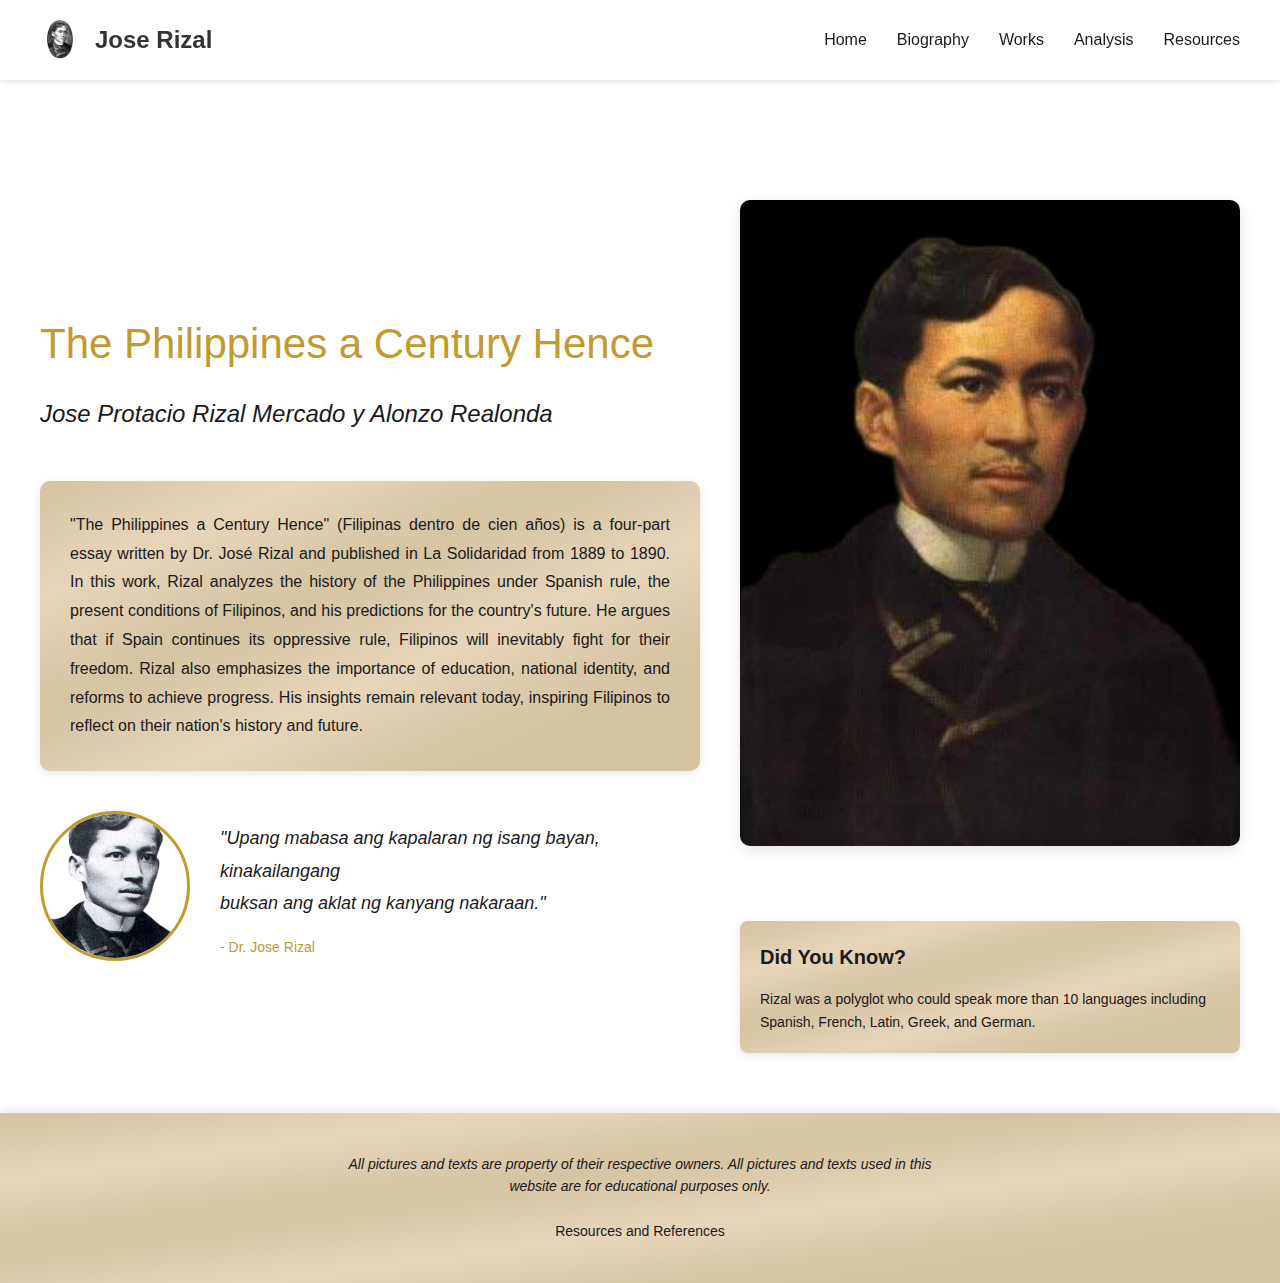
<file: index.html>
<!DOCTYPE html>
<html lang="en">
<head>
    <meta charset="UTF-8">
    <meta name="viewport" content="width=device-width, initial-scale=1.0">
    <title>Home - José Rizal</title>
    <link rel="stylesheet" href="css/home.css">
</head>
<body>
<header>
    <div class="logo-title-container">
        <img src="image/rizal.png" alt="Jose Rizal Logo" class="logo">
        <div class="title">Jose Rizal</div>
    </div>
    <nav>
        <ul>
            <li><a href="#">Home</a></li>
            <li><a href="Biography.html">Biography</a></li>
            <li><a href="Works.html">Works</a></li>
            <li><a href="Analysis.html">Analysis</a></li>
            <li><a href="Resources.html">Resources</a></li>
        </ul>
    </nav>
</header>
<div class="content">
    <div class="text">
        <p id="animated-text">The Philippines a Century Hence</p>
        <p>Jose Protacio Rizal Mercado y Alonzo Realonda</p>
        <div class="additional-info">
            "The Philippines a Century Hence" (Filipinas dentro de cien años) is a four-part essay written by Dr. José Rizal and published in La Solidaridad from 1889 to 1890. In this work, Rizal analyzes the history of the Philippines under Spanish rule, the present conditions of Filipinos, and his predictions for the country's future. He argues that if Spain continues its oppressive rule, Filipinos will inevitably fight for their freedom. Rizal also emphasizes the importance of education, national identity, and reforms to achieve progress. His insights remain relevant today, inspiring Filipinos to reflect on their nation's history and future.
        </div>
        <!-- Add the new quote section -->
        <div class="quote-section">
            <div class="quote-image">
                <img src="image/jose.png" alt="Jose Rizal Portrait">
            </div>
            <div class="quote-text">
                "Upang mabasa ang kapalaran
                ng isang bayan, kinakailangang<br>
                buksan ang aklat ng kanyang nakaraan."
                <span class="quote-author">- Dr. Jose Rizal</span>
            </div>
        </div>
    </div>
    <div class="image">
        <img id="image" src="image/Ri.jpg" alt="Image">
    </div>
</div>
<!-- Did You Know Section -->
<section class="did-you-know-container">
    <h2>Did You Know?</h2>
    <div class="fact-box">
        <p>Rizal was a polyglot who could speak more than 10 languages including Spanish, French, Latin, Greek, and German.</p>
    </div>
</section>
        <script src="script/home.js"></script>

        <!-- Add this before closing body tag -->
<footer class="footer">
    <div class="footer-content">
        <p class="footer-text">
            All pictures and texts are property of their respective owners. All pictures and texts used in this website are for educational purposes only.
        </p>
        <p class="footer-link">
            <a href="Resources.html">Resources and References</a>
        </p>
    </div>
</footer>

</body>
</html>
</file>
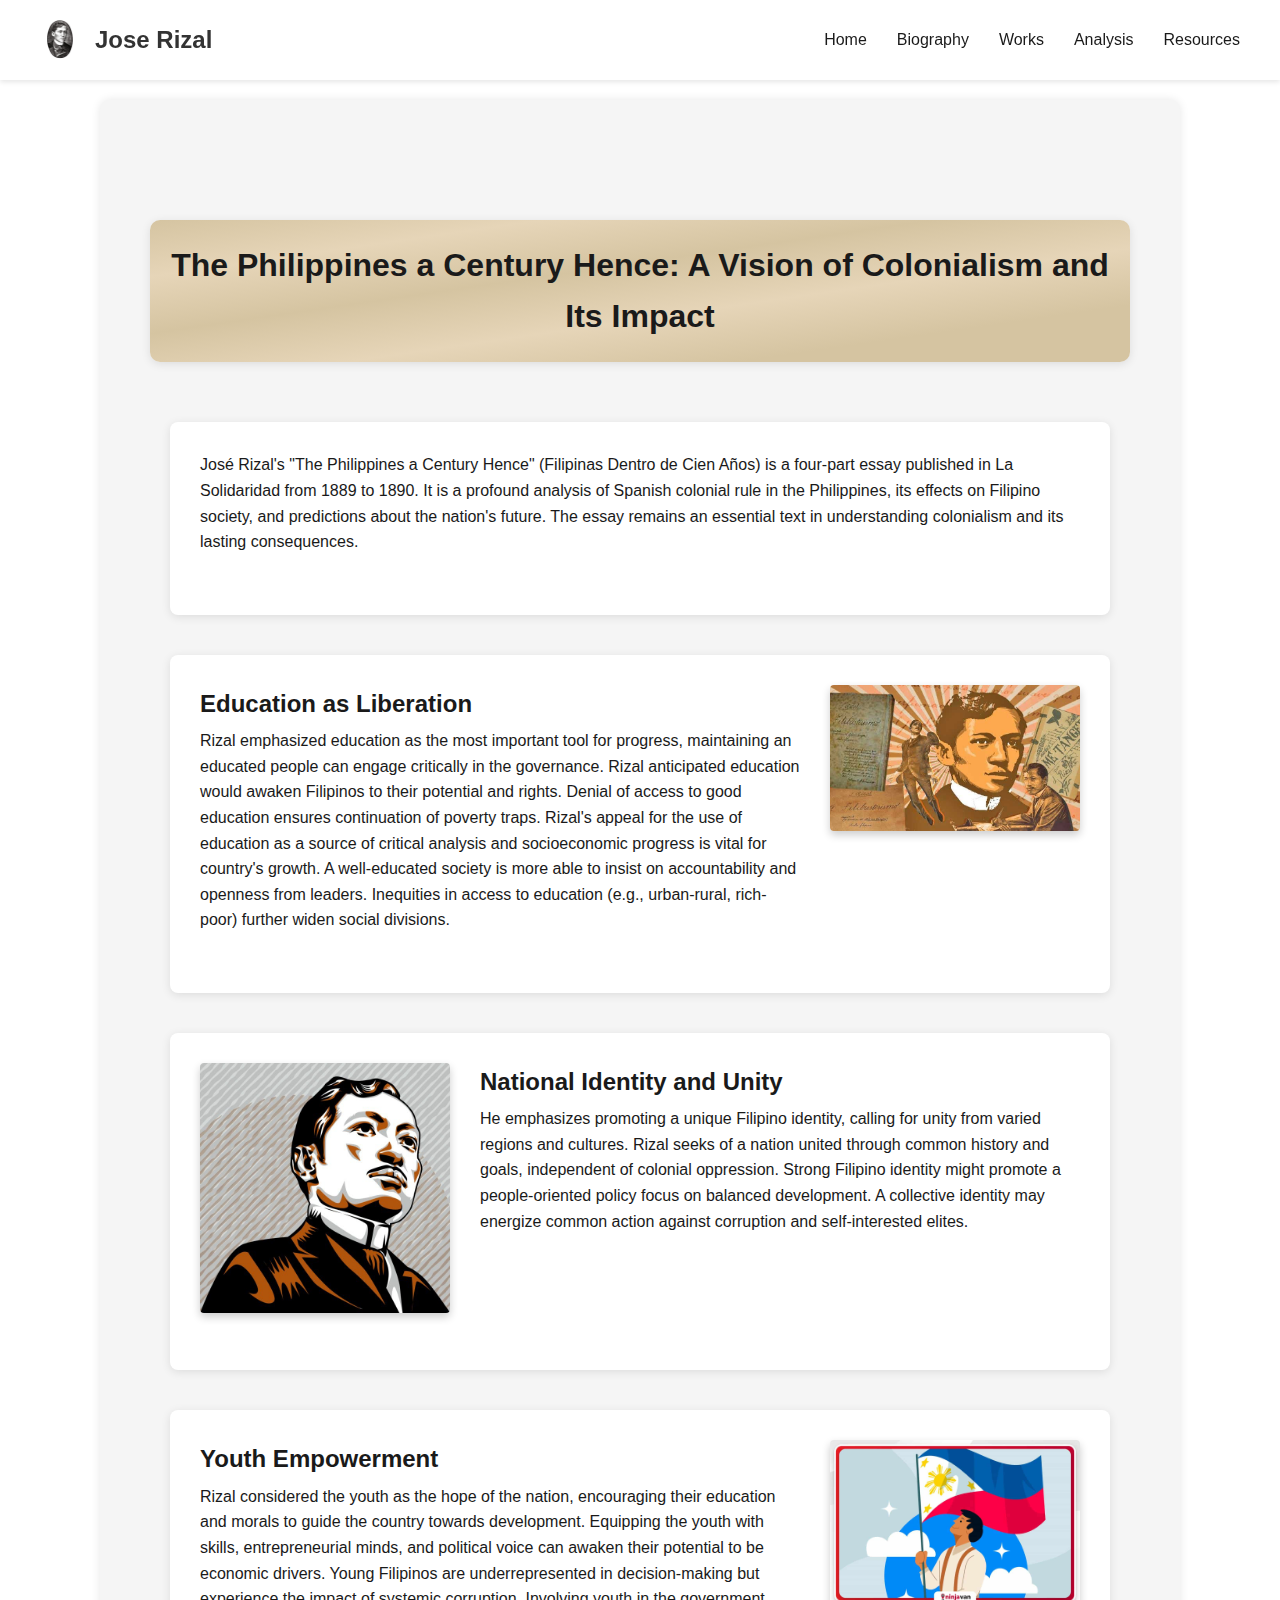
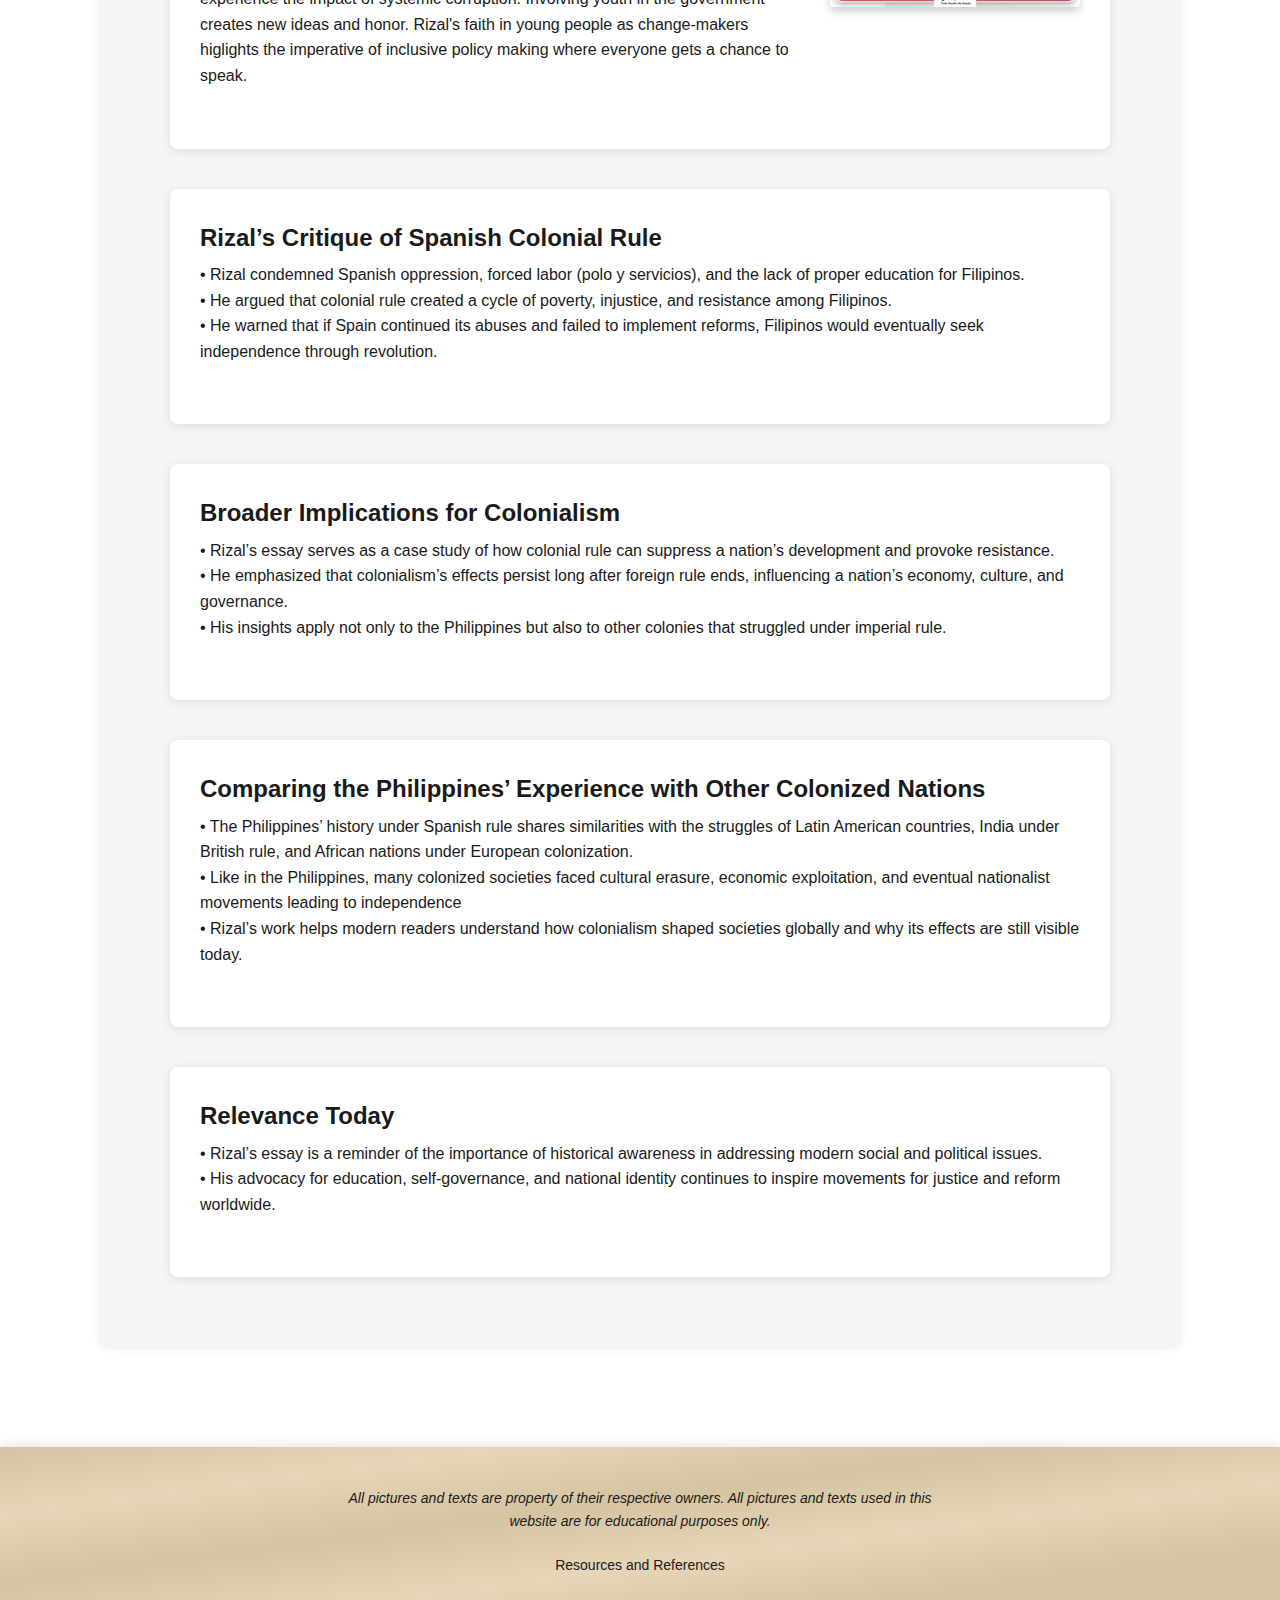
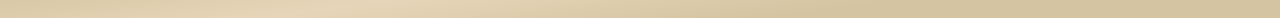
<file: Analysis.html>
<!DOCTYPE html>
<html lang="en">
<head>
    <meta charset="UTF-8">
    <meta name="viewport" content="width=device-width, initial-scale=1.0">
    <title>Works - José Rizal</title>
    <link rel="stylesheet" href="css/Biography.css">
    <link rel="stylesheet" href="css/Works.css">
</head>
<body>
    <header>
        <div class="logo-title-container">
            <img src="image/rizal.png" alt="Jose Rizal Logo" class="logo">
            <div class="title">Jose Rizal</div>
        </div>
        <nav>
            <ul>
                <li><a href="index.html" class="nav-link">Home</a></li>
                <li><a href="Biography.html" class="nav-link">Biography</a></li>
                <li><a href="Works.html" class="nav-link">Works</a></li>
                <li><a href="#" class="nav-link">Analysis</a></li>
                <li><a href="Resources.html" class="nav-link">Resources</a></li>
            </ul>
        </nav>
    </header>

    <div class="content works-content">
        <h1>The Philippines a Century Hence: A Vision of Colonialism and Its Impact</h1>
        <div class="book-container">
            <div class="book-details-box">
                <div class="book-right">
                    <div class="book-description">
                        José Rizal's "The Philippines a Century Hence" (Filipinas Dentro de Cien Años) is a four-part essay 
                        published in La Solidaridad from 1889 to 1890. It is a profound analysis of Spanish colonial rule in 
                        the Philippines, its effects on Filipino society, and predictions about the nation's future. The essay 
                        remains an essential text in understanding colonialism and its lasting consequences.
                    </div>
                </div>
            </div>
        </div>
        <div class="book-container">
            <div class="book-details-box">
                <div class="book-right">
                    <h2>Education as Liberation</h2>
                    <div class="book-description">
                        Rizal emphasized education as the most important tool for progress, maintaining an educated people can engage 
                        critically in the governance. Rizal anticipated education would awaken Filipinos to their potential and rights.
                        Denial of access to good education ensures continuation of poverty traps. Rizal's appeal for the use of education 
                        as a source of critical analysis and socioeconomic progress is vital for country's growth.
                        A well-educated society is more able to insist on accountability and openness from leaders. 
                        Inequities in access to education (e.g., urban-rural, rich-poor) further widen social 
                        divisions.
                    </div>
                </div>
                <div class="book-left">
                    <div class="book-cover">
                        <img src="image/The-Life-and-Works-of-Rizal-GE9-H.jpg" alt="Book Cover">
                    </div>
                </div>
            </div>
        </div>
        <div class="book-container">
            <div class="book-details-box">
                <div class="book-left">
                    <div class="book-cover">
                        <img src="image/1_zc3QddcVUkxj0EJillL-Qw.jpg" alt="Book Cover">
                    </div>
                </div>
                <div class="book-right">
                    <h2>National Identity and Unity</h2>
                    <div class="book-description">
                        He emphasizes promoting a unique Filipino identity, calling for unity from varied regions and cultures. 
                        Rizal seeks of a nation united through common history and goals, independent of colonial oppression.
                        Strong Filipino identity might promote a people-oriented policy focus on 
                        balanced development. A collective identity may energize common action against corruption and 
                        self-interested elites.
                    </div>
                </div>
            </div>
        </div>
        <div class="book-container">
            <div class="book-details-box">
                <div class="book-right">
                    <h2>Youth Empowerment</h2>
                    <div class="book-description">
                        Rizal considered the youth as the hope of the nation, encouraging their education and morals to guide the 
                        country towards development. Equipping the youth with skills, 
                        entrepreneurial minds, and political voice can awaken their potential to be economic drivers. 
                        Young Filipinos are underrepresented in decision-making but experience the impact of systemic corruption. 
                        Involving youth in the government creates new ideas and 
                        honor. Rizal's faith in young 
                        people as change-makers higlights the imperative of inclusive policy making where everyone gets a chance 
                        to speak.
                    </div>
                </div>
                <div class="book-left">
                    <div class="book-cover">
                        <img src="image/filipino-heroes-entrepreneurs.jpg" alt="Book Cover">
                    </div>
                </div>
            </div>
        </div>
        <div class="book-container">
            <div class="book-details-box">
                <div class="book-right">
                    <h2>Rizal’s Critique of Spanish Colonial Rule</h2>
                    <div class="book-description">
                        <ul>• Rizal condemned Spanish oppression, forced labor (polo y servicios), and the lack of proper education for Filipinos.</ul>
                        <ul>• He argued that colonial rule created a cycle of poverty, injustice, and resistance among Filipinos.</ul>
                        <ul>• He warned that if Spain continued its abuses and failed to implement reforms, Filipinos would eventually seek independence through revolution.</ul>
                    </div>
                </div>
            </div>
        </div>
        <div class="book-container">
            <div class="book-details-box">
                <div class="book-right">
                    <h2>Broader Implications for Colonialism</h2>
                    <div class="book-description">
                        <ul>• Rizal’s essay serves as a case study of how colonial rule can suppress a nation’s development and provoke resistance.</ul>
                        <ul>• He emphasized that colonialism’s effects persist long after foreign rule ends, influencing a nation’s economy, culture, and governance.</ul>
                        <ul>• His insights apply not only to the Philippines but also to other colonies that struggled under imperial rule.</ul>
                    </div>
                </div>
            </div>
        </div>
        <div class="book-container">
            <div class="book-details-box">
                <div class="book-right">
                    <h2>Comparing the Philippines’ Experience with Other Colonized Nations</h2>
                    <div class="book-description">
                        <ul>• The Philippines’ history under Spanish rule shares similarities with the struggles of Latin American countries, India under British rule, and African nations under European colonization.</ul>
                        <ul>• Like in the Philippines, many colonized societies faced cultural erasure, economic exploitation, and eventual nationalist movements leading to independence</ul>
                        <ul>• Rizal’s work helps modern readers understand how colonialism shaped societies globally and why its effects are still visible today.</ul>
                    </div>
                </div>
            </div>
        </div>
        <div class="book-container">
            <div class="book-details-box">
                <div class="book-right">
                    <h2>Relevance Today</h2>
                    <div class="book-description">
                        <ul>• Rizal’s essay is a reminder of the importance of historical awareness in addressing modern social and political issues.</ul>
                        <ul>• His advocacy for education, self-governance, and national identity continues to inspire movements for justice and reform worldwide.</ul>
                    </div>
                </div>
            </div>
        </div>
    </div>

    <footer class="footer">
        <div class="footer-content">
            <p class="footer-text">
                All pictures and texts are property of their respective owners. All pictures and texts used in this website are for educational purposes only.
            </p>
            <p class="footer-link">
                <a href="Resources.html">Resources and References</a>
            </p>
        </div>
    </footer>

    <script src="script/works.js"></script>
</body>
</html>
</file>
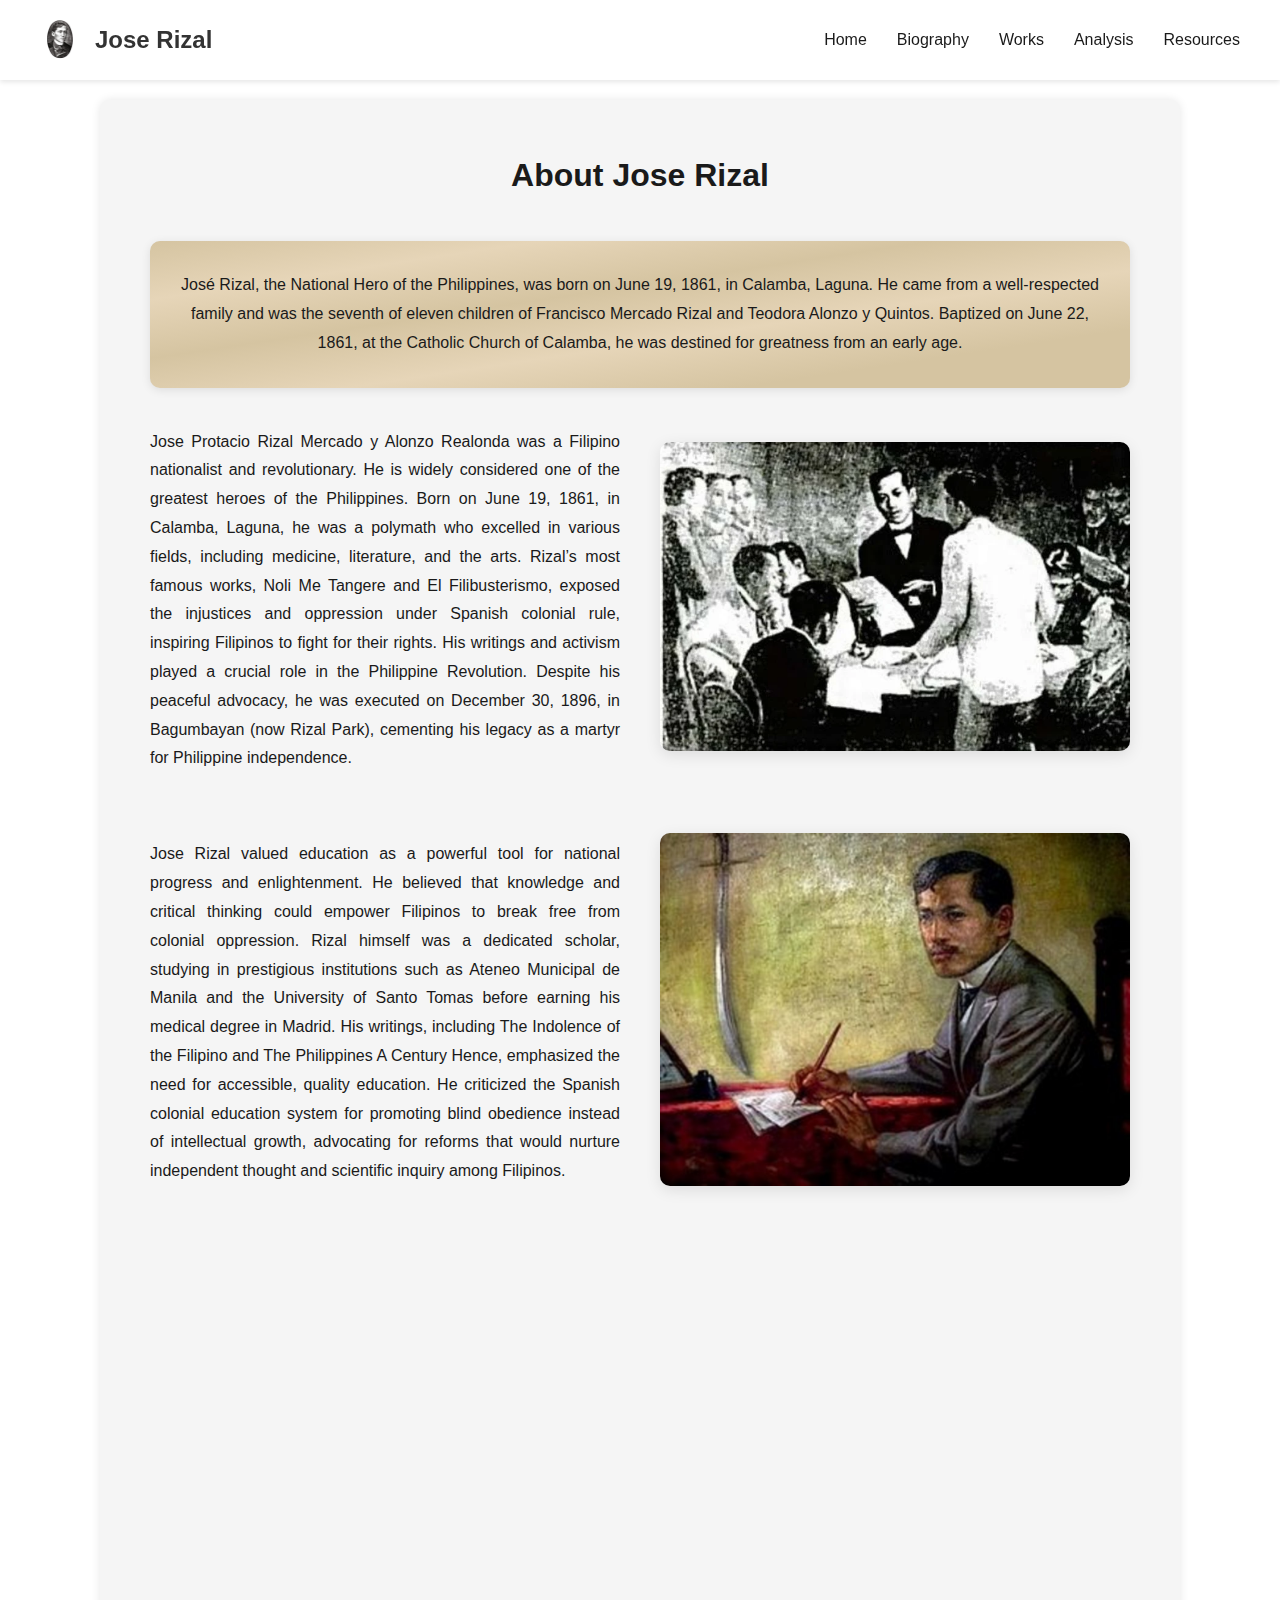
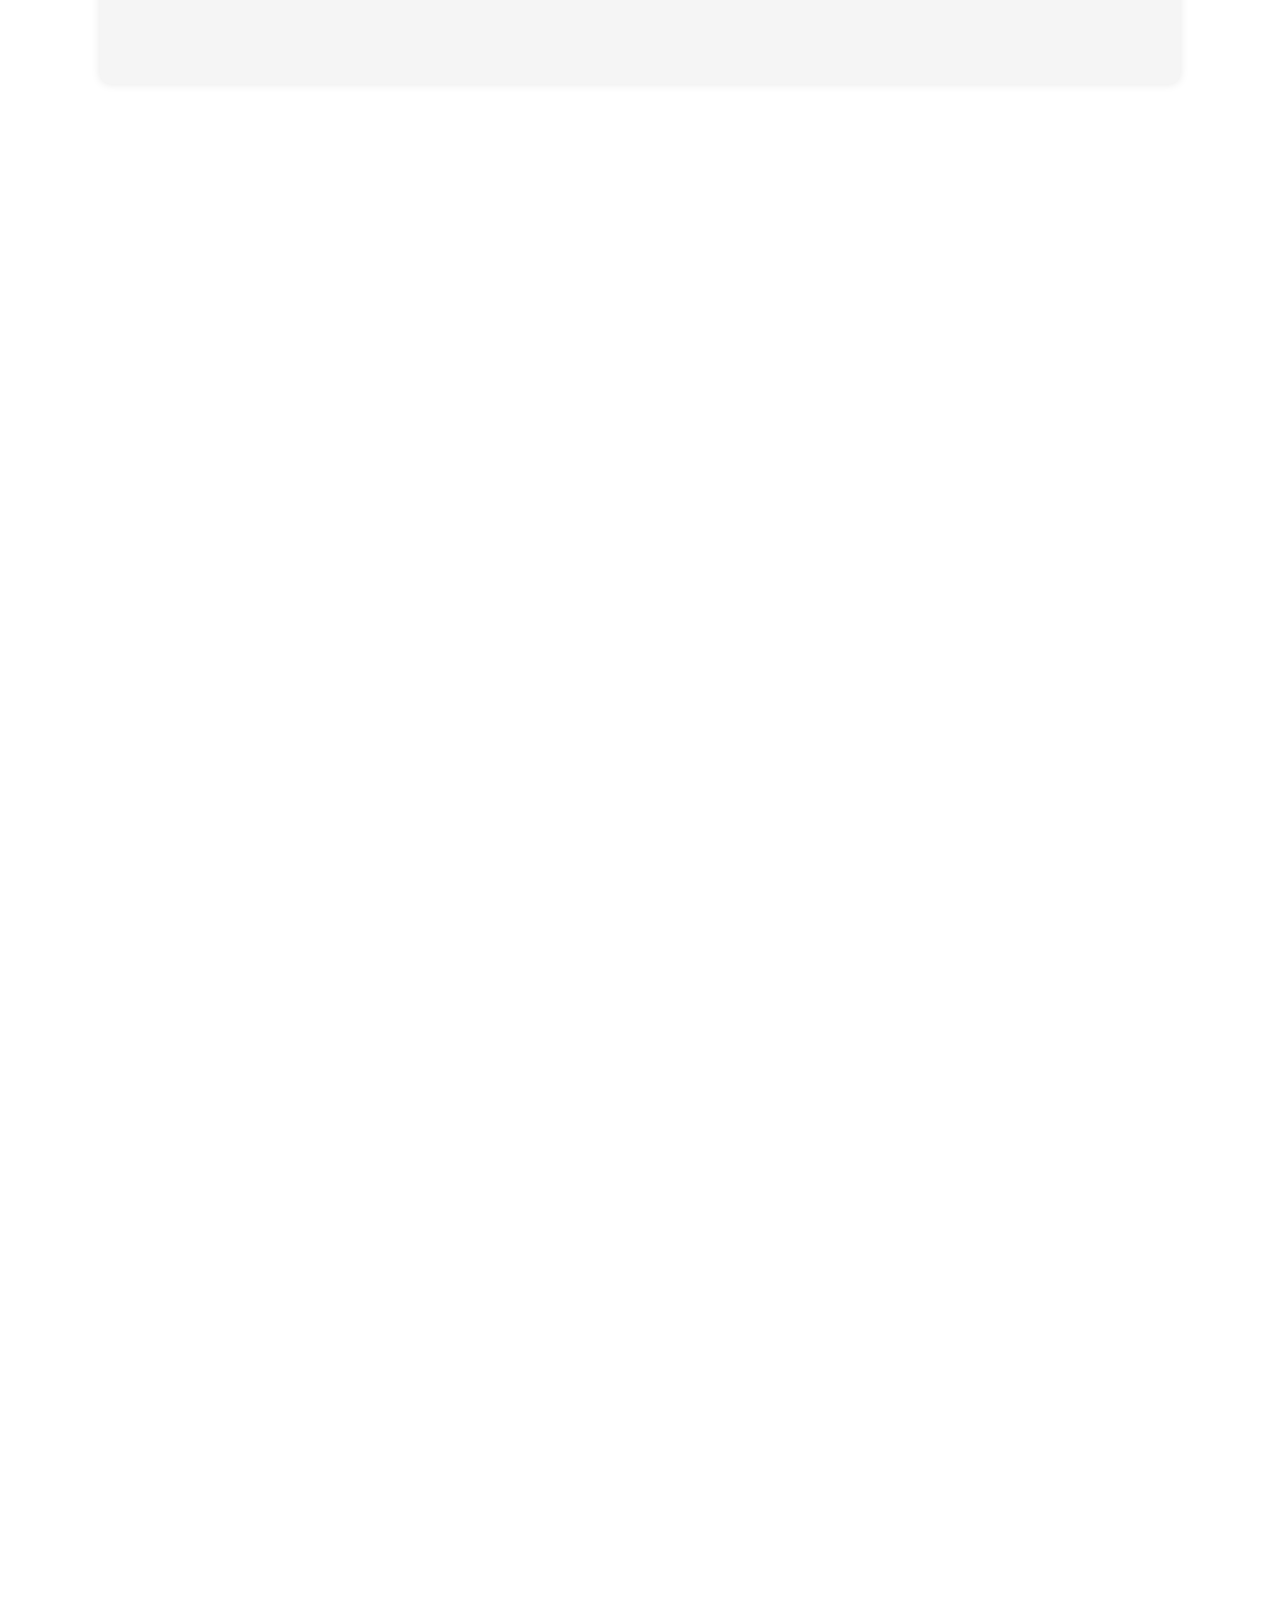
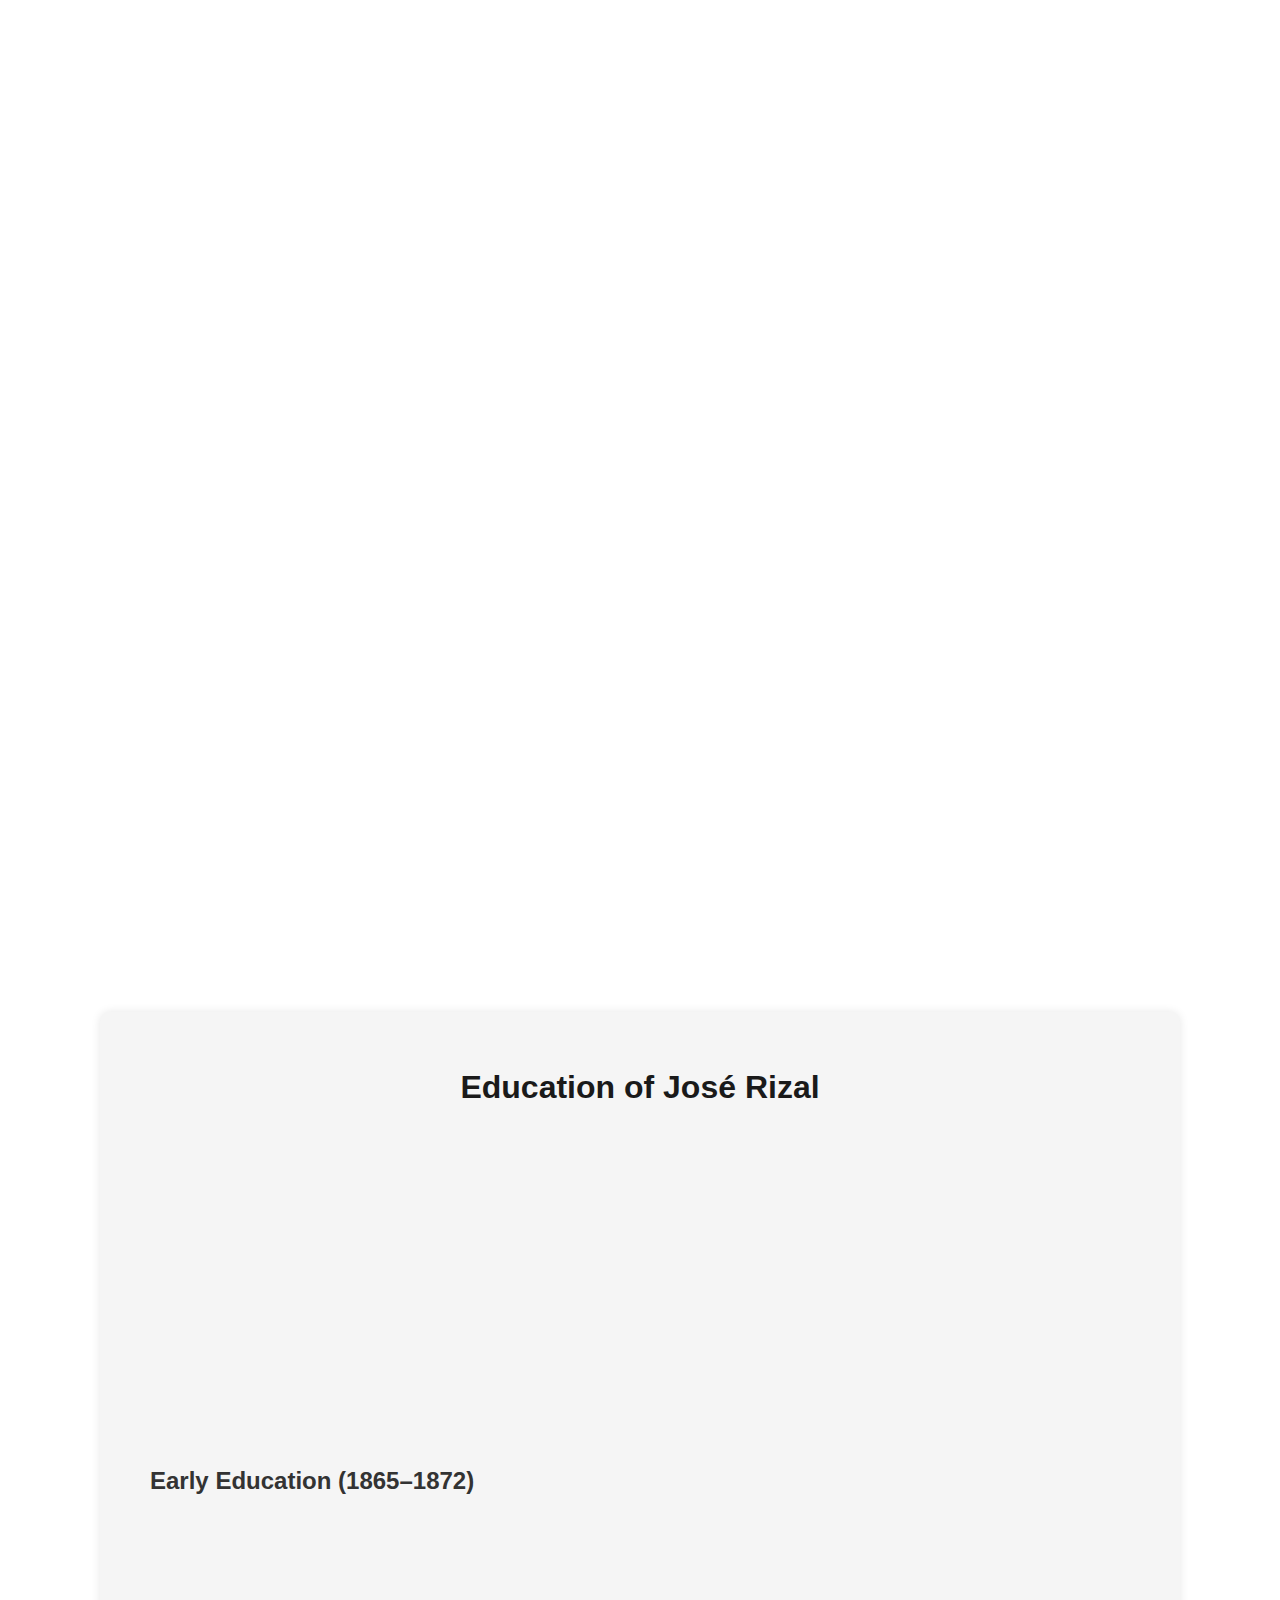
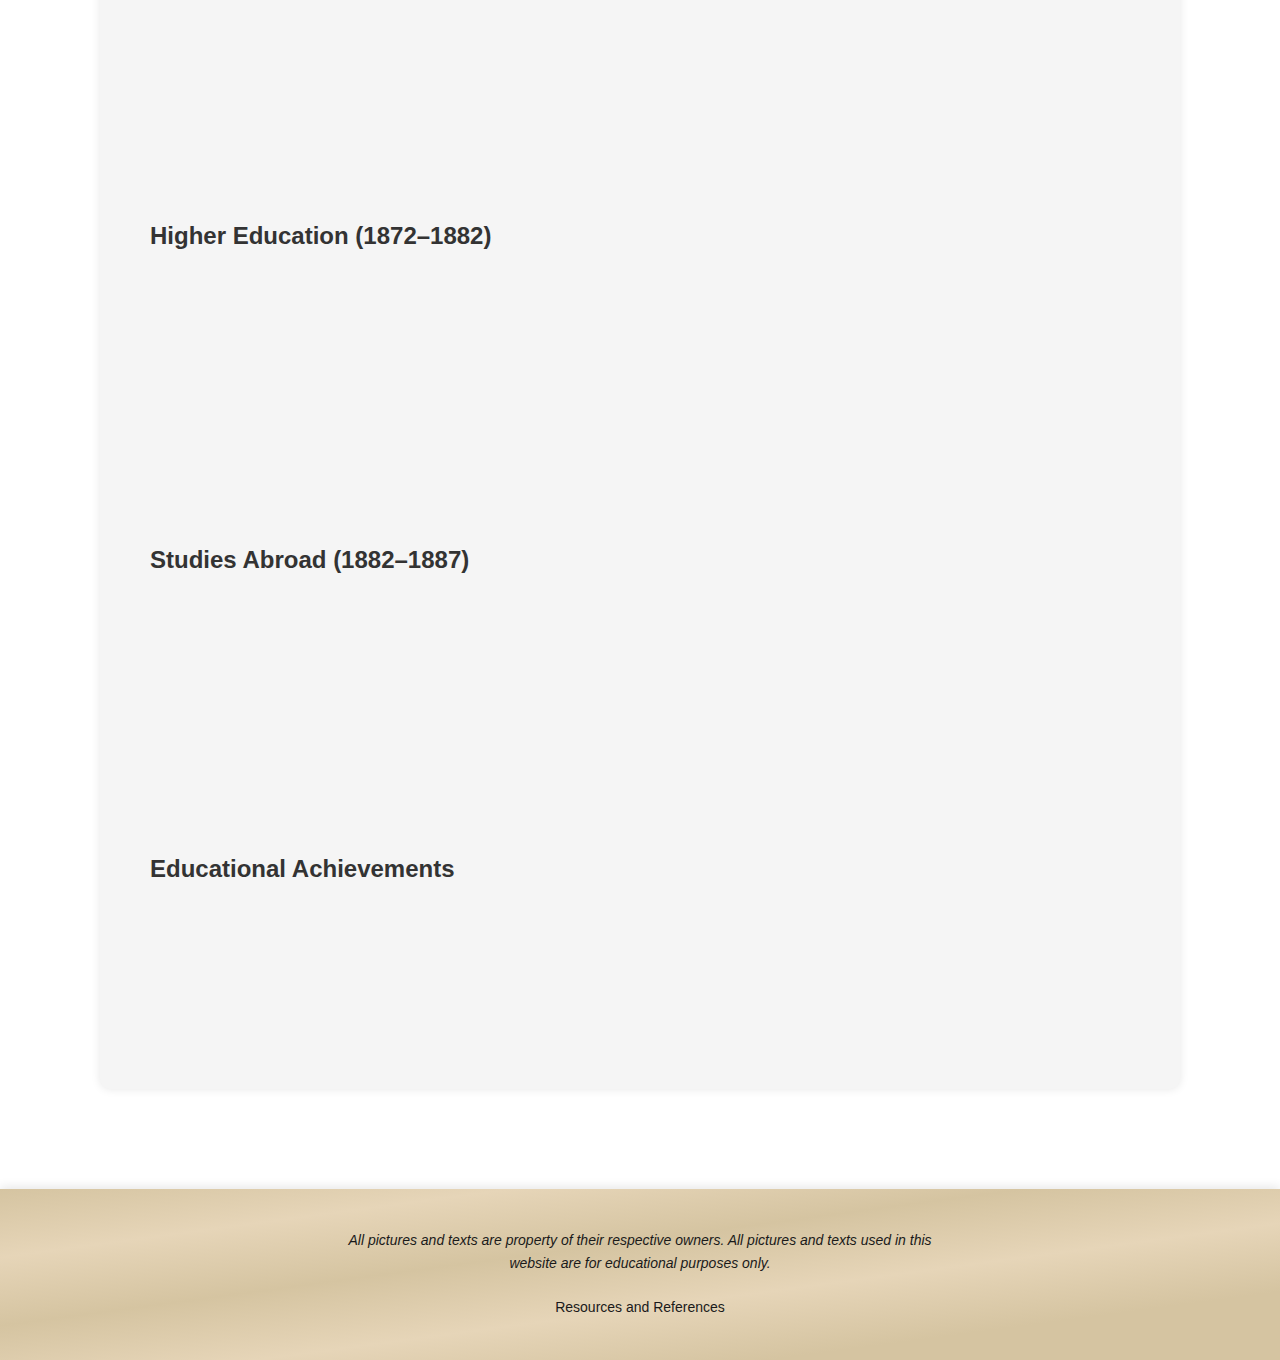
<file: Biography.html>
<!DOCTYPE html>
<html lang="en">
<head>
    <meta charset="UTF-8">
    <meta name="viewport" content="width=device-width, initial-scale=1.0">
    <title>Biography - José Rizal</title>
    <link rel="stylesheet" href="css/Biography.css">
</head>
<body>
    <header>
        <div class="logo-title-container">
        <img src="image/rizal.png" alt="Jose Rizal Logo" class="logo">
        <div class="title">Jose Rizal</div>
        </div>
        <nav>
            <ul>
                <li><a href="index.html" class="nav-link">Home</a></li>
                <li><a href="Biography.html" class="nav-link">Biography</a></li>
                <li><a href="Works.html" class="nav-link">Works</a></li>
                <li><a href="Analysis.html" class="nav-link">Analysis</a></li>
                <li><a href="Resources.html" class="nav-link">Resources</a></li>
            </ul>
        </nav>
    </header>
    <div class="content about-content">
        <h1>About Jose Rizal</h1>
        <div class="about-text">
        <p>José Rizal, the National Hero of the Philippines, was born on June 19, 1861, in Calamba, Laguna. He came from a well-respected family and was the seventh of eleven children of Francisco Mercado Rizal and Teodora Alonzo y Quintos. Baptized on June 22, 1861, at the Catholic Church of Calamba, he was destined for greatness from an early age.</p>
        </div>
        <div class="section">
            <div class="text">Jose Protacio Rizal Mercado y Alonzo Realonda was a Filipino nationalist and revolutionary. He is widely considered one of the greatest heroes of the Philippines. Born on June 19, 1861, in Calamba, Laguna, he was a polymath who excelled in various fields, including medicine, literature, and the arts. Rizal’s most famous works, Noli Me Tangere and El Filibusterismo, exposed the injustices and oppression under Spanish colonial rule, inspiring Filipinos to fight for their rights. His writings and activism played a crucial role in the Philippine Revolution. Despite his peaceful advocacy, he was executed on December 30, 1896, in Bagumbayan (now Rizal Park), cementing his legacy as a martyr for Philippine independence.</div>
            <div class="image"><img src="image/image1.png" alt="Image 1"></div>
        </div>  
        <div class="section">
            <div class="image"><img src="image/image2.png" alt="Image 2"></div>
            <div class="text">Jose Rizal valued education as a powerful tool for national progress and enlightenment. He believed that knowledge and critical thinking could empower Filipinos to break free from colonial oppression. Rizal himself was a dedicated scholar, studying in prestigious institutions such as Ateneo Municipal de Manila and the University of Santo Tomas before earning his medical degree in Madrid. His writings, including The Indolence of the Filipino and The Philippines A Century Hence, emphasized the need for accessible, quality education. He criticized the Spanish colonial education system for promoting blind obedience instead of intellectual growth, advocating for reforms that would nurture independent thought and scientific inquiry among Filipinos.</div>
        </div>
        <div class="section">
            <div class="text">Jose Rizal’s legacy continues to inspire generations of Filipinos in the pursuit of freedom, education, and national identity. His writings, particularly Noli Me Tangere and El Filibusterismo, exposed the injustices of Spanish rule and awakened Filipino nationalism. Beyond his literary works, Rizal’s advocacy for peaceful reform and intellectual empowerment laid the foundation for the Philippine revolution. His martyrdom on December 30, 1896, solidified his status as a national hero, symbolizing the courage to fight for justice and self-determination. Today, his ideals live on through the educational institutions, monuments, and laws dedicated to preserving his memory and teachings.</div>
            <div class="image"><img src="image/image3.png" alt="Image 3"></div>
        </div>
    </div>
    
    <!-- Add this after your existing sections -->
    <div class="content family-content">
        <h1>Family Background</h1>
        
        <div class="about-text">
            <p>José Rizal was born into a prominent and well-educated family in Calamba, Laguna, on June 19, 1861. His family belonged to the principalia, an elite class of Filipinos during the Spanish colonial period. They were known for their wealth, education, and influence.</p>
        </div>

        <div class="section">
            <h2>Parents</h2>
            <div class="text">
                <ul class="family-list">
                    <li><strong>Francisco Mercado Rizal (1818–1898)</strong> – A well-respected landowner and businessman in Laguna. He was hardworking, disciplined, and ensured his children received a good education.</li>
                    <li><strong>Teodora Alonso Realonda (1827–1911)</strong> – A highly educated woman, known for her intelligence and strong character. She was Rizal's first teacher, teaching him to read and write at an early age.</li>
                </ul>
            </div>
            <div class="image"><img src="image/rizal-parents-removebg-preview.png" alt="Rizal's Parents"></div>
        </div>

        <div class="section">
            <h2>Siblings</h2>
            <div class="text">
                <p>José Rizal was the seventh of eleven children:</p>
                <ul class="family-list">
                    <li><strong>Saturnina Rizal (1850–1913)</strong> – The eldest sister, nicknamed "Neneng," helped support Rizal's education.</li>
                    <li><strong>Paciano Rizal (1851–1930)</strong> – The only brother, a revolutionary leader who played a crucial role in the Philippine Revolution.</li>
                    <li><strong>Narcisa Rizal (1852–1939)</strong> – Helped finance Rizal's studies and later located his secret burial site.</li>
                    <li><strong>Olimpia Rizal (1855–1887)</strong> – Nicknamed "Ypia," she was married to Silvestre Ubaldo.</li>
                    <li><strong>Lucia Rizal (1857–1919)</strong> – Married Mariano Herbosa, who died of cholera and was denied a Christian burial for being linked to Rizal.</li>
                    <li><strong>Maria Rizal (1859–1945)</strong> – She married Daniel Faustino Cruz of Biñan, Laguna.</li>
                    <li><strong>José Rizal (1861–1896)</strong> – The National Hero of the Philippines.</li>
                    <li><strong>Concepcion Rizal (1862–1865)</strong> – Died at the age of three, her death deeply saddened young José.</li>
                    <li><strong>Josefa Rizal (1865–1945)</strong> – Remained single and was a member of the Katipunan.</li>
                    <li><strong>Trinidad Rizal (1868–1951)</strong> – Never married and was entrusted with Rizal's last poem, Mi Último Adiós.</li>
                    <li><strong>Soledad Rizal (1870–1929)</strong> – The youngest sibling, a talented teacher and writer.</li>
                </ul>
            </div>
        </div>

        <div class="section">
            <h2>Family Influence</h2>
            <div class="text">
                Rizal's family played a major role in shaping his education, values, and patriotism. His mother's teachings and brother Paciano's nationalist ideals greatly influenced his views on independence and reform. His family also supported his studies abroad, despite financial difficulties and political risks.
            </div>
            <div class="image"><img src="image/siblings.png" alt="Rizal Family"></div>
        </div>
    </div>

    <!-- Add this after your family-content section -->
<div class="content education-content">
    <h1>Education of José Rizal</h1>
    
    <div class="about-text">
        <p>José Rizal was a brilliant student who excelled in various fields, including literature, science, and languages. His education played a key role in shaping his nationalist ideals and intellectual pursuits.</p>
    </div>

    <div class="section">
        <h2>Early Education (1865–1872)</h2>
        <div class="text">
            <ul class="education-list">
                <li><strong>First Teacher</strong> – His mother, Teodora Alonso, taught him the alphabet, reading, and prayers at home.</li>
                <li><strong>1865</strong> – Studied under Justiniano Aquino Cruz in Biñan, Laguna, where he learned Spanish and Latin.</li>
                <li><strong>1870</strong> – His father sent him to Colegio de San Juan de Letran for entrance exams.</li>
                <li><strong>1872</strong> – Enrolled at the Ateneo Municipal de Manila (now Ateneo de Manila University).</li>
            </ul>
        </div>
    </div>

    <div class="section">
        <h2>Higher Education (1872–1882)</h2>
        <div class="text">
            <ul class="education-list">
                <li><strong>1872–1877</strong> – Studied at Ateneo Municipal de Manila, earning a Bachelor of Arts degree with highest honors.</li>
                <li><strong>1878–1882</strong> – Enrolled in Medicine and Philosophy at the University of Santo Tomas (UST) but faced discrimination from Spanish professors.</li>
                <li><strong>1882</strong> – Decided to continue his studies in Spain.</li>
            </ul>
        </div>
    </div>

    <div class="section">
        <h2>Studies Abroad (1882–1887)</h2>
        <div class="text">
            <ul class="education-list">
                <li><strong>1882–1885</strong> – Attended Universidad Central de Madrid, earning a Licentiate in Medicine (1884) and a Licentiate in Philosophy and Letters (1885).</li>
                <li><strong>1885–1887</strong> – Furthered his studies in Ophthalmology in Paris, France, and Heidelberg, Germany, under famous doctors.</li>
                <li><strong>1887</strong> – Completed his medical specialization in ophthalmology, aiming to cure his mother's blindness.</li>
            </ul>
        </div>
    </div>

    <div class="section">
        <h2>Educational Achievements</h2>
        <div class="text">
            <ul class="education-list">
                <li>Mastered 22 languages, including Spanish, French, German, Latin, and English.</li>
                <li>Excelled in sculpting, painting, martial arts, and fencing.</li>
                <li>Wrote literary works, including Noli Me Tangere (1887) and El Filibusterismo (1891), which exposed Spanish abuses in the Philippines.</li>
            </ul>
        </div>  
    </div>
</div>
    
    <script src="script/biography.js"></script>

        <!-- Add footer before closing body tag -->
        <footer class="footer">
            <div class="footer-content">
                <p class="footer-text">
                    All pictures and texts are property of their respective owners. All pictures and texts used in this website are for educational purposes only.
                </p>
                <p class="footer-link">
                    <a href="Resources.html">Resources and References</a>
                </p>
            </div>
        </footer>
    </body>
</html>
</file>
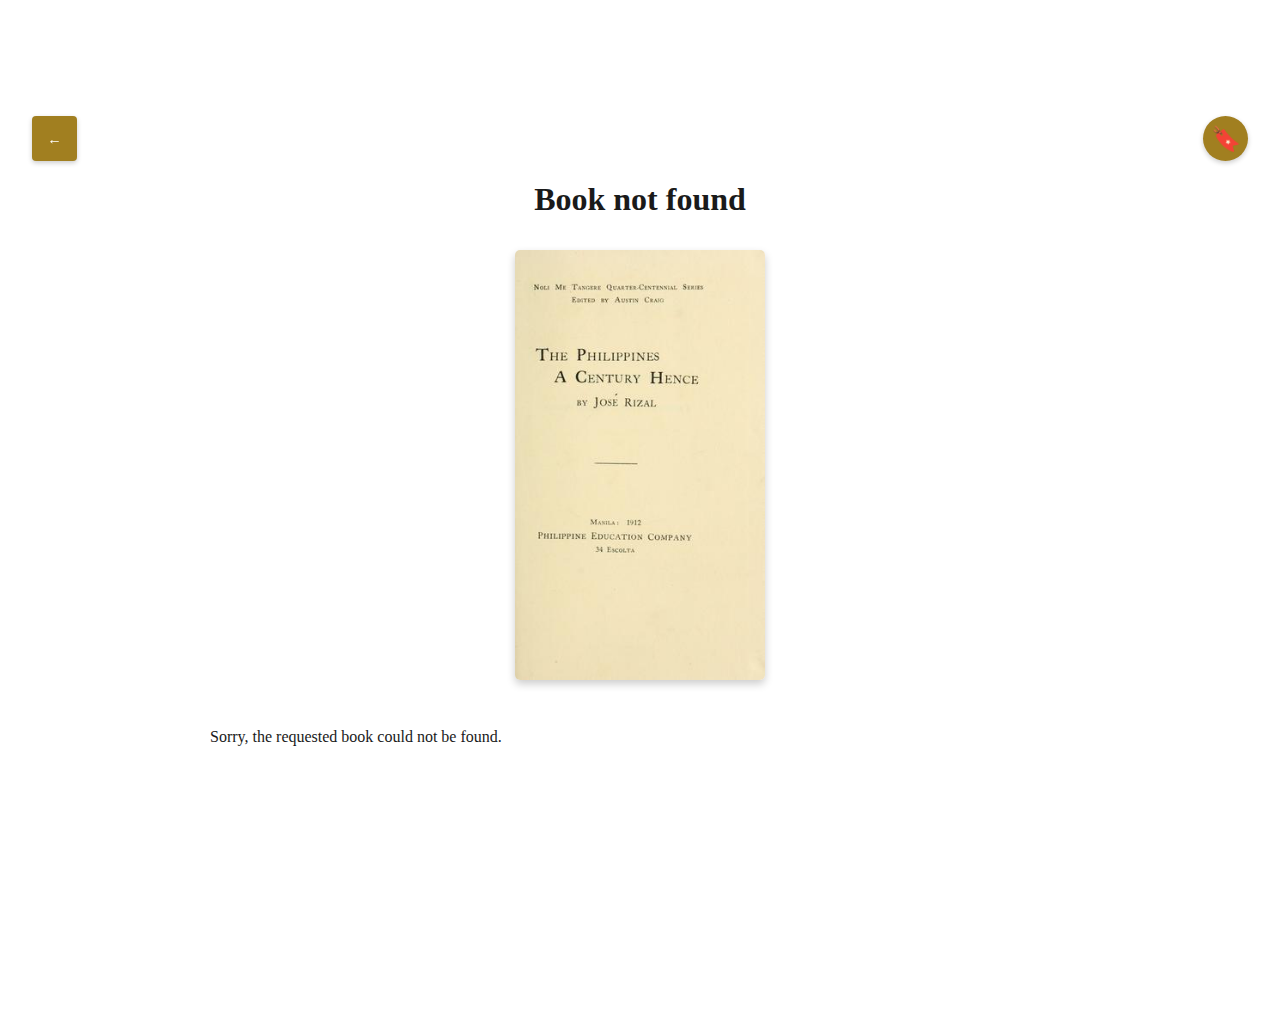
<file: read.html>
<!DOCTYPE html>
<html lang="en">
<head>
    <meta charset="UTF-8">
    <meta name="viewport" content="width=device-width, initial-scale=1.0">
    <title>Read - José Rizal's Works</title>
    <link rel="stylesheet" href="css/read.css">
</head>
<body>

    <div class="content read-content">
        <div class="book-reader">
            <div class="reading-controls">
                <button class="back-to-works" onclick="window.location.href='Works.html'">
                    ←
                </button>
                <button class="bookmark-btn" onclick="saveBookmark()">
                    🔖 
                </button>
            </div>
            <h1 id="bookTitle" class="center-title">The Philippines a Century Hence</h1>
            
            <!-- Centered book image container -->
            <div class="book-image-wrapper">
                <img src="image/The Philippines a Century Hence.jpg" alt="The Philippines A Century Hence Book Cover" class="book-cover">
            </div>
            
            <div id="bookContent" class="book-content">
                <!-- Content will be loaded dynamically -->
            </div>
        </div>
        <div id="continueReading" class="continue-reading" style="display: none;">
            <button onclick="loadBookmark()">
                📖 Continue Reading
            </button>
        </div>
    </div>

    <script src="script/read.js"></script>
</body>
</html>
</file>
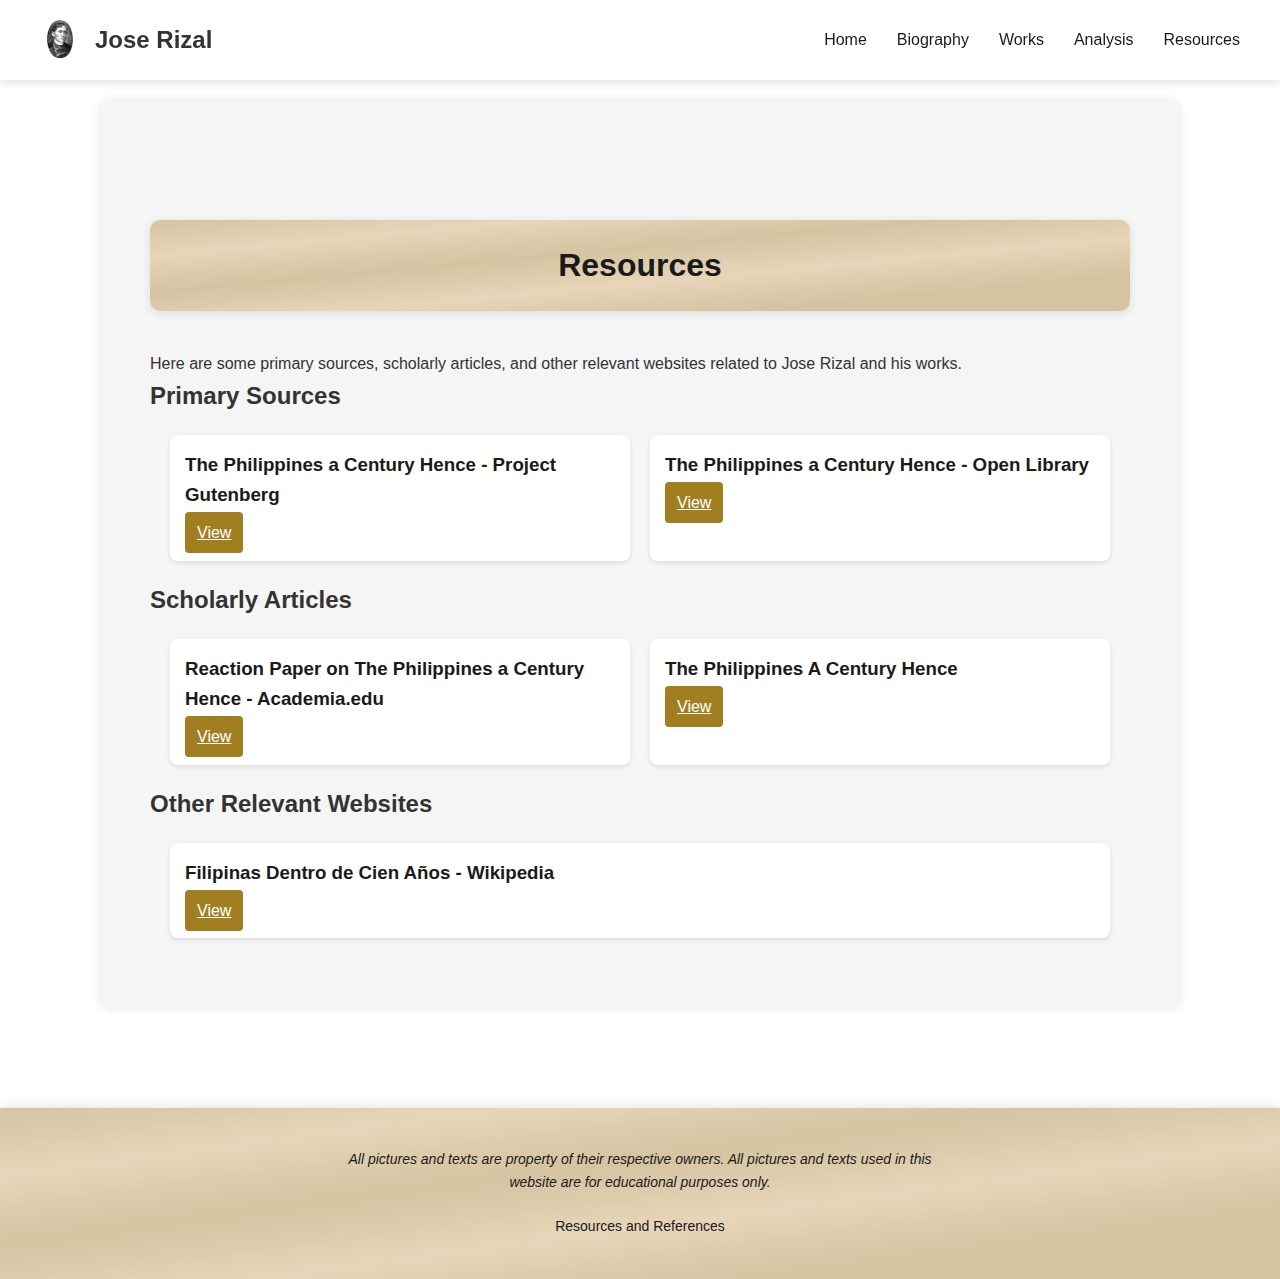
<file: Resources.html>
<!DOCTYPE html>
<html lang="en">
<head>
    <meta charset="UTF-8">
    <meta name="viewport" content="width=device-width, initial-scale=1.0">
    <title>Resources - José Rizal</title>
    <link rel="stylesheet" href="css/Biography.css">
    <link rel="stylesheet" href="css/Works.css">
    <link rel="stylesheet" href="css/Resources.css">
    <style>
        .sticky-header {
            position: fixed;
            top: 0;
            left: 0;
            width: 100%;
            background-color: white;
            z-index: 1000;
            box-shadow: 0 4px 8px rgba(0, 0, 0, 0.1);
        }
        .content {
            margin-top: 100px;
        }
    </style>
</head>
<body>
    <header class="sticky-header">
        <div class="logo-title-container">
            <img src="image/rizal.png" alt="Jose Rizal Logo" class="logo">
            <div class="title">Jose Rizal</div>
        </div>
        <nav>
            <ul>
                <li><a href="index.html" class="nav-link">Home</a></li>
                <li><a href="Biography.html" class="nav-link">Biography</a></li>
                <li><a href="Works.html" class="nav-link">Works</a></li>
                <li><a href="Analysis.html" class="nav-link">Analysis</a></li>
                <li><a href="Resources.html" class="nav-link active">Resources</a></li>
            </ul>
        </nav>
    </header>

    <div class="content works-content">
        <h1>Resources</h1>
        <p>Here are some primary sources, scholarly articles, and other relevant websites related to Jose Rizal and his works.</p>
        
        <h2>Primary Sources</h2>
        <div class="works-grid">
            <div class="work-card">
                <div class="work-content">
                    <h3>The Philippines a Century Hence - Project Gutenberg</h3>
                    <a href="https://www.gutenberg.org/ebooks/35899" target="_blank" class="view-button">View</a>
                </div>
            </div>
            <div class="work-card">
                <div class="work-content">
                    <h3>The Philippines a Century Hence - Open Library</h3>
                    <a href="https://openlibrary.org/books/OL13521925M/The_Philippines_a_century_hence" target="_blank" class="view-button">View</a>
                </div>
            </div>
        </div>
        
        <h2>Scholarly Articles</h2>
        <div class="works-grid">
            <div class="work-card">
                <div class="work-content">
                    <h3>Reaction Paper on The Philippines a Century Hence - Academia.edu</h3>
                    <a href="https://www.academia.edu/114539882/Reaction_Paper_The_Philippines_a_Century_Hence" target="_blank" class="view-button">View</a>
                </div>
            </div>
            <div class="work-card">
                <div class="work-content">
                    <h3>The Philippines A Century Hence</h3>
                    <a href="https://www.gutenberg.org/files/35899/35899-h/35899-h.htm" target="_blank" class="view-button">View</a>
                </div>
            </div>
        </div>

        <h2>Other Relevant Websites</h2>
        <div class="works-grid">
            <div class="work-card">
                <div class="work-content">
                    <h3>Filipinas Dentro de Cien Años - Wikipedia</h3>
                    <a href="https://en.wikipedia.org/wiki/Filipinas_dentro_de_cien_a%C3%B1os?utm_source=chatgpt.com" target="_blank" class="view-button">View</a>
                </div>
            </div>
        </div>
    </div>
    
    <footer class="footer">
        <div class="footer-content">
            <p class="footer-text">
                All pictures and texts are property of their respective owners. All pictures and texts used in this website are for educational purposes only.
            </p>
            <p class="footer-link">
                <a href="Resources.html">Resources and References</a>
            </p>
        </div>
    </footer>
</body>
</html>
</file>
<file: css/Biography.css>
/* Variables */
:root {
    --primary-dark: #333333;
    --primary-light: #FFFFFF;
    --accent-gold: #BF9B30;
    --text-dark: #1A1A1A;
    --text-gray: #666666;
    --bg-light-gray: #F5F5F5;
}

/* Reset and Base Styles */
* {
    margin: 0;
    padding: 0;
    box-sizing: border-box;
}

body {
    background-color: var(--primary-light);
    color: var(--primary-dark);
    font-family: 'Arial', sans-serif;
    line-height: 1.6;
}

/* Header and Navigation Styles */
header {
    background-color: var(--primary-light);
    padding: 20px 40px;
    box-shadow: 0 2px 5px rgba(0, 0, 0, 0.1);
    display: flex;
    justify-content: space-between;
    align-items: center;
    position: fixed;
    width: 100%;
    top: 0;
    z-index: 1000;
}

.logo-title-container {
    display: flex;
    align-items: center;
    gap: 15px;
}

.logo {
    width: 40px;
    height: 40px;
    object-fit: contain;
}

.title {
    color: var(--primary-dark);
    font-size: 24px;
    font-weight: bold;
}

nav ul {
    list-style: none;
    display: flex;
    gap: 30px;
}

nav ul li a {
    color: var(--text-dark);
    text-decoration: none;
    font-size: 16px;
    transition: color 0.3s ease;
}

nav ul li a:hover {
    color: var(--accent-gold);
}

/* Content Styles */
.content {
    padding: 120px 40px 40px;
    max-width: 1500px;
    margin: 100px;
    background-color: var(--bg-light-gray);
    padding: 50px;
    border-radius: 10px;
    box-shadow: 0 0 10px rgba(0, 0, 0, 0.1);
}

.content .about-text:hover {
    transform: translateY(-3px);
    transition: transform 0.3s ease;
}

h1 {
    font-size: 32px;
    color: var(--text-dark);
    margin-bottom: 40px;
    text-align: center;
}

/* Section Styles */
.section {
    display: flex;
    align-items: center;
    gap: 40px;
    margin-bottom: 60px;
}

/* Animation Styles */
.section .text, 
.section .image img {
    opacity: 0;
    transform: translateY(20px);
    transition: opacity 1.5s ease-out, transform 1.5s ease-out;
}

.section.visible .text,
.section.visible .image img {
    opacity: 1;
    transform: translateY(0);
    border-radius: 10px;
}

.about-text {
    background: linear-gradient(to bottom right,
    #d5c4a1,
    #e6d5b8 20%,
    #d5c4a1 40%,
    #e6d5b8 60%,
    #d5c4a1 80%
);
    background-color: var(--bg-light-gray);
    color: var(--text-dark);
    padding: 30px;
    border-radius: 10px;
    max-width: 100%;
    box-shadow: 0 2px 10px rgba(0, 0, 0, 0.1);
    line-height: 1.8;
    margin-bottom: 40px;
    transition: transform 0.3s ease, box-shadow 0.3s ease;
    text-align: center;
}

.about-text:hover {
    transform: translateY(-3px);
    box-shadow: 0 4px 15px rgba(0, 0, 0, 0.15);
}

.about-text, section{
    opacity: 0;
    transform: translateY(20px);
    transition: opacity 0.6s ease-out, transform 0.6s ease-out;
}

.about-text.visible, section.visible {
    opacity: 1;
    transform: translateY(0);
}

.section.visible .text,
.section.visible .image img {
    opacity: 1;
    transform: translateY(0);
}
/* Text and Image Styles */
.text {
    flex: 1;
    font-size: 16px;
    color: var(--text-dark);
    line-height: 1.8;
    text-align: justify;
}

.image {
    flex: 1;
    max-width: 500px;
    border-radius: 10px;
}

.image img {
    width: 100%;
    height: auto;
    border-radius: 10px;
    box-shadow: 0 4px 15px rgba(0, 0, 0, 0.1);
}   

/* Alternate Section Layout */
.section:nth-child(even) {
    flex-direction: row-reverse;
}

.family-list {
    list-style-type: none;
    padding: 0;
}

.family-list li {
    margin-bottom: 15px;
    padding: 10px;
    background-color: rgba(255, 255, 255, 0.7);
    border-radius: 5px;
}

.family-list strong {
    color: #333;
    display: block;
    margin-bottom: 5px;
}

.family-content {
    opacity: 0;
    transform: translateY(20px);
    transition: opacity 0.6s ease-out, transform 0.6s ease-out;
}

.family-content.visible {
    opacity: 1;
    transform: translateY(0);
}

/* Add these new styles */
.education-list {
    list-style-type: none;
    padding: 0;
}

.education-list li {
    margin-bottom: 15px;
    padding: 10px;
    background-color: rgba(255, 255, 255, 0.7);
    border-radius: 5px;
}

.education-list strong {
    color: #333;
    display: inline-block;
    margin-right: 10px;
}

.impact-text {
    margin-top: 20px;
    font-style: italic;
    color: #333;
    padding: 15px;
    background-color: rgba(255, 255, 255, 0.7);
    border-radius: 5px;
}

/* Override the row-reverse for education sections */
.education-content .section:nth-child(even) {
    flex-direction: row;
}

.footer {
    background: linear-gradient(to bottom right,
        #d5c4a1,
        #e6d5b8 20%,
        #d5c4a1 40%,
        #e6d5b8 60%,
        #d5c4a1 80%
    );
    padding: 40px 20px;
    margin-top: 60px;
    box-shadow: 0 -2px 10px rgba(0, 0, 0, 0.1);
}

.footer-content {
    max-width: 1200px;
    margin: 0 auto;
    text-align: center;
    display: flex;
    flex-direction: column;
    align-items: center;
    gap: 20px;
}

.footer-logo {
    width: 120px;
    height: auto;
}

.footer-text {
    color: var(--text-dark);
    font-size: 14px;
    max-width: 600px;
    line-height: 1.6;
    font-style: italic;
}

.footer-link a {
    color: var(--text-dark);
    text-decoration: none;
    font-size: 14px;
    transition: color 0.3s ease;
}

.footer-link a:hover {
    color: var(--accent-gold);
}

/* Update responsive styles */
@media screen and (max-width: 768px) {
    .footer {
        padding: 30px 15px;
    }

    .footer-text {
        font-size: 12px;
        padding: 0 15px;
    }
}
/* Responsive Design */
@media screen and (max-width: 1200px) {
    .content {
        padding: 100px 20px 40px;
    }
}

@media screen and (max-width: 768px) {
    header {
        flex-direction: column;
        padding: 15px;
    }

    .logo-title-container {
        margin-bottom: 15px;
    }

    nav ul {
        gap: 15px;
        flex-wrap: wrap;
        justify-content: center;
    }

    .section {
        flex-direction: column;
        text-align: center;
    }

    .section:nth-child(even) {
        flex-direction: column;
    }

    .image {
        max-width: 100%;
    }

    h1 {
        font-size: 28px;
    }
}

@media screen and (max-width: 480px) {
    nav ul li a {
        font-size: 14px;
    }

    .text {
        font-size: 15px;
    }
}
</file>
<file: css/Works.css>
:root {
    --primary-dark: #333333;
    --primary-light: #FFFFFF;
    --accent-gold: #BF9B30;
    --text-dark: #1A1A1A;
    --text-gray: #666666;
    --bg-light-gray: #F5F5F5;
}

.works-content {
    padding-top: 120px;
    background-color: var(--bg-light-gray);
    min-height: 100vh;
}

.works-content h1 {
    background: linear-gradient(to bottom right,
        #d5c4a1,
        #e6d5b8 20%,
        #d5c4a1 40%,
        #e6d5b8 60%,
        #d5c4a1 80%
    );
    max-width: 1200px;
    margin: 0 auto;
    padding: 20px;
    border-radius: 10px;
    text-align: center;
    color: var(--text-dark);
    box-shadow: 0 2px 10px rgba(0, 0, 0, 0.1);
    margin-bottom: 40px;
}

/* Main book styles */
.book-container {
    max-width: 1200px;
    margin: 0 auto;
    padding: 20px;
}

.book-details-box {
    display: flex;
    gap: 30px;
    background: white;
    padding: 30px;
    border-radius: 8px;
    box-shadow: 0 2px 10px rgba(0, 0, 0, 0.1);
}

.book-left {
    flex: 0 0 250px;
}

.book-right {
    flex: 1;
}

.book-cover {
    margin-bottom: 20px;
}

.book-cover img {
    width: 100%;
    height: auto;
    box-shadow: 0 4px 8px rgba(0, 0, 0, 0.2);
    border-radius: 4px;
}

/* Button styles */
.read-button, .view-button {
    width: 100%;
    padding: 12px;
    margin-bottom: 10px;
    border: none;
    border-radius: 4px;
    cursor: pointer;
    font-size: 16px;
    transition: background-color 0.3s ease;
    background-color: #a17f20;
    color: white;
}

.read-button:hover, .view-button:hover {
    background-color: #8b6d1b;
}

/* Book metadata styles */
.book-right h2 {
    font-size: 24px;
    margin-bottom: 5px;
    color: var(--text-dark);
}

.book-authors {
    margin-bottom: 20px;
    color: var(--text-gray);
}

.book-authors a {
    color: #a17f20;
    text-decoration: none;
}

.book-authors a:hover {
    text-decoration: underline;
}

.book-description {
    line-height: 1.6;
    margin-bottom: 30px;
    color: var(--text-dark);
}

.metadata-row {
    display: grid;
    grid-template-columns: repeat(3, 1fr);
    gap: 20px;
    margin-bottom: 30px;
    padding: 15px;
    background: #f9f9f9;
    border-radius: 4px;
}

.metadata-item {
    display: flex;
    flex-direction: column;
    gap: 5px;
}

.metadata-item .label {
    font-weight: bold;
    color: var(--text-dark);
}

.metadata-item .value {
    color: var(--text-gray);
}

/* Works grid styles */
.works-grid {
    display: grid;
    grid-template-columns: repeat(auto-fit, minmax(300px, 1fr));
    gap: 20px;
    padding: 20px;
    max-width: 1200px;
    margin: 0 auto;
}

.work-card {
    background: white;
    border-radius: 8px;
    box-shadow: 0 2px 5px rgba(0, 0, 0, 0.1);
    overflow: hidden;
    transition: transform 0.3s ease;
}

.work-card:hover {
    transform: translateY(-5px);
}

.work-image {
    height: 200px;
    overflow: hidden;
}

.work-image img {
    width: 100%;
    height: 100%;
    object-fit: cover;
}

.work-content {
    padding: 15px;
}

.work-content h3 {
    margin: 0 0 10px 0;
    color: var(--text-dark);
}

.work-content p {
    margin: 0 0 15px 0;
    color: var(--text-gray);
    font-size: 0.9em;
    line-height: 1.4;
}

/* Modal styles */
.modal {
    display: none;
    position: fixed;
    z-index: 1000;
    left: 0;
    top: 0;
    width: 100%;
    height: 100%;
    background-color: rgba(0, 0, 0, 0.7);
    overflow-y: auto;
}

.modal-content {
    background-color: white;
    margin: 5% auto;
    padding: 30px;
    border-radius: 8px;
    width: 90%;
    max-width: 800px;
    position: relative;
    box-shadow: 0 4px 8px rgba(0, 0, 0, 0.2);
}

.close-button {
    position: absolute;
    right: 20px;
    top: 15px;
    font-size: 28px;
    cursor: pointer;
    color: var(--text-gray);
}

.close-button:hover {
    color: var(--text-dark);
}

#modalImage {
    display: block;
    max-width: 300px;
    width: 100%;
    height: auto;
    margin: 0 auto 20px;
    border-radius: 4px;
    box-shadow: 0 4px 8px rgba(0, 0, 0, 0.1);
}

#modalTitle {
    text-align: center;
    color: var(--text-dark);
    margin-bottom: 15px;
}

#modalDescription {
    text-align: justify;
    color: var(--text-gray);
    line-height: 1.6;
    margin-bottom: 20px;
}

#modalDetails {
    color: var(--text-dark);
    line-height: 1.5;
}

/* Responsive design */
@media (max-width: 768px) {
    .book-details-box {
        flex-direction: column;
    }

    .book-left {
        flex: none;
        width: 100%;
        max-width: 300px;
        margin: 0 auto;
    }

    .metadata-row {
        grid-template-columns: 1fr;
    }

    .works-grid {
        grid-template-columns: repeat(auto-fit, minmax(250px, 1fr));
        padding: 15px;
    }

    .modal-content {
        margin: 10% auto;
        padding: 20px;
        width: 95%;
    }

    #modalImage {
        max-width: 250px;
    }
}

@media (max-width: 480px) {
    .works-grid {
        grid-template-columns: 1fr;
    }

    .work-card {
        max-width: 300px;
        margin: 0 auto;
    }

    #modalImage {
        max-width: 200px;
    }
}
</file>
<file: css/read.css>
:root {
    --primary-dark: #333333;
    --primary-light: #FFFFFF;
    --accent-gold: #BF9B30;
    --text-dark: #1A1A1A;
    --text-gray: #666666;
    --bg-light-gray: #F5F5F5;
}

/* Add or update these styles in your read.css */

.reading-controls {
    display: flex;
    justify-content: space-between;
    align-items: center;
    margin-bottom: 2rem;
    position: fixed;
    top: 100px;
    left: 0;
    right: 0;
    padding: 1rem 2rem;
    z-index: 1000;
}

.back-to-works {
    width: 45px;
    height: 45px;
    border: none;
    border-radius: 50%;
    background: #a17f20;
    color: white;
    cursor: pointer;
    transition: all 0.3s ease;
    display: flex;
    align-items: center;
    justify-content: center;
    font-size: 1.5rem;
    box-shadow: 0 2px 5px rgba(0, 0, 0, 0.2);
}

.back-to-works:hover {
    background: #8b6d1b;
    transform: scale(1.1);
}

.bookmark-btn {
    width: 45px;
    height: 45px;
    border: none;
    border-radius: 50%;
    background: #a17f20;
    color: white;
    cursor: pointer;
    transition: all 0.3s ease;
    display: flex;
    align-items: center;
    justify-content: center;
    font-size: 1.5rem;
    box-shadow: 0 2px 5px rgba(0, 0, 0, 0.2);
}

.bookmark-btn:hover {
    background: #8b6d1b;
    transform: scale(1.1);
}

.continue-reading {
    position: fixed;
    right: 2rem;
    bottom: 2rem;
    z-index: 1000;
}

.continue-reading button {
    width: 45px;
    height: 45px;
    border: none;
    border-radius: 50%;
    background: #a17f20;
    color: white;
    cursor: pointer;
    transition: all 0.3s ease;
    display: flex;
    align-items: center;
    justify-content: center;
    font-size: 1.5rem;
    box-shadow: 0 2px 5px rgba(0, 0, 0, 0.2);
}

.continue-reading button:hover {
    background: #8b6d1b;
    transform: scale(1.1);
}

.read-content {
    padding-top: 120px;
    min-height: 100vh;
}

.book-reader {
    max-width: 900px;
    margin: 0 auto;
    padding: 2rem;
}

.book-reader h1 {
    color: var(--text-dark);
    margin-bottom: 2rem;
    text-align: center;
    font-size: 2rem;
}

.book-content {
    line-height: 1.6;
    font-size: 1rem;
    color: var(--text-dark);
}

.center-title {
    text-align: center;
    margin-bottom: 30px;
}

.book-image-wrapper {
    text-align: center;
    margin: 20px auto 40px auto;
    max-width: 250px; /* Adjust this value to make the image smaller or larger */
}

.book-cover {
    width: 100%;
    height: auto;
    box-shadow: 0 4px 8px rgba(0, 0, 0, 0.2);
    border-radius: 5px;
}

.book-content {
    text-align: justify;
    line-height: 1.6;
    font-size: 16px;
    padding: 0 20px;
}

/* Responsive design */
@media (max-width: 768px) {
    .book-image-wrapper {
        max-width: 200px; /* Slightly smaller on mobile devices */
    }
}

.chapter {
    margin-bottom: 2.5rem;
}

.chapter h2 {
    color: #a17f20;
    margin: 1.5rem 0 1rem;
    font-size: 1.3rem;
}

.chapter p {
    margin-bottom: 1.2rem;
}

.reading-controls {
    margin-bottom: 2rem;
}

.back-to-works {
    padding: 0.8rem 1.2rem;
    border: none;
    border-radius: 4px;
    cursor: pointer;
    background: #a17f20;
    color: white;
    font-size: 0.9rem;
    transition: all 0.3s ease;
    display: flex;
    align-items: center;
    gap: 0.5rem;
}

.back-to-works:hover {
    background: #8b6d1b;
    transform: translateX(-5px);
}

.back-to-works span {
    font-size: 1.2rem;
}

/* Bookmark styles */
.bookmark-here-btn {
    position: absolute;
    padding: 0.5rem 1rem;
    border: none;
    border-radius: 4px;
    background: #a17f20;
    color: white;
    cursor: pointer;
    font-size: 0.9rem;
    transition: all 0.3s ease;
    z-index: 1000;
    display: flex;
    align-items: center;
    gap: 0.5rem;
    box-shadow: 0 2px 5px rgba(0, 0, 0, 0.2);
}

.bookmark-here-btn:hover {
    background: #8b6d1b;
    transform: translateY(-2px);
}

.continue-btn {
    position: fixed;
    right: 2rem;
    bottom: 2rem;
    padding: 1rem;
    border: none;
    border-radius: 4px;
    background: #a17f20;
    color: white;
    cursor: pointer;
    font-size: 0.9rem;
    transition: all 0.3s ease;
    z-index: 1000;
    display: flex;
    flex-direction: column;
    align-items: flex-start;
    gap: 0.5rem;
    box-shadow: 0 2px 5px rgba(0, 0, 0, 0.2);
}

.continue-btn:hover {
    background: #8b6d1b;
    transform: translateY(-2px);
}

.bookmark-info {
    display: flex;
    flex-direction: column;
    font-size: 0.8rem;
    opacity: 0.9;
}

.bookmark-info small {
    color: rgba(255, 255, 255, 0.9);
    line-height: 1.4;
}

.bookmark-confirmation {
    position: fixed;
    bottom: 2rem;
    right: 2rem;
    background: rgba(161, 127, 32, 0.9);
    color: white;
    padding: 1rem;
    border-radius: 4px;
    animation: fadeInOut 2s ease-in-out;
    box-shadow: 0 2px 5px rgba(0, 0, 0, 0.2);
    z-index: 1001;
}

@keyframes fadeInOut {
    0% { 
        opacity: 0; 
        transform: translateY(20px); 
    }
    20% { 
        opacity: 1; 
        transform: translateY(0); 
    }
    80% { 
        opacity: 1; 
        transform: translateY(0); 
    }
    100% { 
        opacity: 0; 
        transform: translateY(-20px); 
    }
}

/* Text selection styles */
::selection {
    background: rgba(161, 127, 32, 0.2);
    color: var(--text-dark);
}

::-moz-selection {
    background: rgba(161, 127, 32, 0.2);
    color: var(--text-dark);
}

/* Responsive styles */
@media (max-width: 768px) {
    .book-reader {
        padding: 1rem;
        margin: 0 1rem;
    }

    .book-content {
        font-size: 0.95rem;
    }

    .back-to-works {
        padding: 0.6rem 1rem;
        font-size: 0.8rem;
    }

    .continue-btn {
        right: 1rem;
        bottom: 1rem;
        padding: 0.8rem;
    }

    .bookmark-here-btn {
        padding: 0.4rem 0.8rem;
        font-size: 0.8rem;
    }

    .book-reader h1 {
        font-size: 1.5rem;
    }

    .chapter h2 {
        font-size: 1.2rem;
    }
}

/* Print styles */
@media print {
    .back-to-works,
    .continue-btn,
    .bookmark-here-btn,
    .bookmark-confirmation {
        display: none;
    }

    .book-reader {
        padding: 0;
        max-width: none;
    }

    .book-content {
        font-size: 12pt;
        line-height: 1.5;
    }
}
</file>
<file: css/Resources.css>
.resources-content {
    padding-top: 120px;
    min-height: 100vh;
    background-color: #F5F5F5;
    max-width: 1200px;
    margin: 0 auto;
    padding: 40px;
}

.resources-content h1 {
    text-align: center;
    color: #1A1A1A;
    font-size: 32px;
}

.resources-content ul {
    list-style: none;
    padding: 0;
}

.resources-content ul li {
    margin: 10px 0;
}

.resources-content ul li a {
    text-decoration: none;
    color: #BF9B30;
    font-weight: bold;
    transition: color 0.3s ease;
}

.resources-content ul li a:hover {
    color: #8B6D1B;
}
</file>
<file: css/home.css>
:root {
    --primary-dark: #333333;
    --primary-light: #FFFFFF;
    --accent-gold: #BF9B30;
    --text-dark: #1A1A1A;
    --text-gray: #666666;
    --bg-light-gray: #F5F5F5;
}

/* Reset and Base Styles */
* {
    margin: 0;
    padding: 0;
    box-sizing: border-box;
}

body {
    background-color: var(--primary-light);
    color: var(--primary-dark);
    font-family: 'Arial', sans-serif;
    line-height: 1.6;
}

/* Header Styles */
header {
    background-color: var(--primary-light);
    padding: 20px 40px;
    box-shadow: 0 2px 5px rgba(0, 0, 0, 0.1);
    display: flex;
    justify-content: space-between;
    align-items: center;
    position: fixed;
    width: 100%;
    top: 0;
    z-index: 1000;
}

.logo-title-container {
    display: flex;
    align-items: center;
    gap: 15px;
}

.logo {
    width: 40px;
    height: 40px;
    object-fit: contain;
}

.title {
    color: var(--primary-dark);
    font-size: 24px;
    font-weight: bold;
}

/* Navigation Styles */
nav ul {
    list-style: none;
    display: flex;
    gap: 30px;
}

nav ul li a {
    color: var(--text-dark);
    text-decoration: none;
    font-size: 16px;
    transition: color 0.3s ease;
}

nav ul li a:hover {
    color: var(--accent-gold);
}

/* Content Styles */
.content {
    display: flex;
    padding: 200px 40px 40px;
    justify-content: space-between;
    align-items: flex-start;
    min-height: 100vh;
    gap: 40px;
    margin-bottom: 100px;
}

.text {
    flex: 1;
    max-width: 1200px;
    margin-top: 60px;
}

/* Main Title and Subtitle */
#animated-text {
    font-size: 42px;
    color: var(--accent-gold);
    margin-top: 50px;
    margin-bottom: 20px;
    opacity: 0;
    transform: translateY(-20px);
    transition: opacity 1.5s ease-out, transform 1.5s ease-out;
}

.text p:nth-child(2) {
    font-size: 24px;
    color: var(--text-dark);
    margin-top: 15px;
    margin-bottom: 50px;
    font-style: italic;
    line-height: 1.4;
}

/* Additional Info Section */
.additional-info {
    background: linear-gradient(to bottom right,
    #d5c4a1,
    #e6d5b8 20%,
    #d5c4a1 40%,
    #e6d5b8 60%,
    #d5c4a1 80%
);
    background-color: var(--bg-light-gray);
    color: var(--text-dark);
    padding: 30px;
    border-radius: 10px;
    max-width: 100%;
    box-shadow: 0 2px 10px rgba(0, 0, 0, 0.1);
    line-height: 1.8;
    margin-bottom: 40px;
    transition: transform 0.3s ease, box-shadow 0.3s ease;
    text-align: justify;
}

.additional-info:hover {
    transform: translateY(-3px);
    box-shadow: 0 4px 15px rgba(0, 0, 0, 0.15);
}

/* Quote Section */
.quote-section {
    display: flex;
    align-items: center; /* Vertically center items */
    gap: 30px;
    margin-bottom: 40px;
}

.quote-image {
    flex-shrink: 0; /* Prevents image from shrinking */
    width: 150px; /* Slightly larger image */
    height: 150px;
}

.quote-image img {
    width: 100%;
    height: 100%;
    object-fit: cover;
    border-radius: 50%;
    border: 3px solid var(--accent-gold);
    transition: transform 0.3s ease;
}

.quote-text {
    flex: 1;
    font-size: 18px; /* Slightly larger font */
    color: var(--text-dark);
    line-height: 1.8;
    font-style: italic;
    padding-top: 10px; /* Add some top padding to align with image */
}

.quote-text:hover {
    transform: translateY(-3px);
    transition: transform 0.3s ease;
}

.quote-author {
    display: block;
    margin-top: 15px;
    color: var(--accent-gold);
    font-style: normal;
    font-size: 14px;
    text-align: left; /* Align author to the right */
}

/* Keep hover effect */
.quote-image img:hover {
    transform: scale(1.05);
}

/* Responsive adjustments */
@media screen and (max-width: 768px) {
    .quote-section {
        flex-direction: column;
        text-align: center;
    }

    .quote-text {
        padding-top: 20px;
    }

    .quote-author {
        text-align: center;
    }
}

/* Main Image */
.image {
    flex: 1;
    max-width: 500px;
    margin-bottom: 50px;
}

.image img {
    width: 100%;
    height: auto;
    border-radius: 10px;
    box-shadow: 0 4px 15px rgba(0, 0, 0, 0.1);
    opacity: 0;
    transform: translateY(-20px);
    transition: opacity 1.5s ease-out, transform 1.5s ease-out;
}

/* Did You Know Section */
.did-you-know-container {
    background: linear-gradient(to bottom right,
        #d5c4a1,
        #e6d5b8 20%,
        #d5c4a1 40%,
        #e6d5b8 60%,
        #d5c4a1 80%
    );
    padding: 20px;
    border-radius: 8px;
    box-shadow: 0 2px 10px rgba(0, 0, 0, 0.1);
    max-width: 500px;
    position: relative;
    z-index: 2;
    margin: 0 auto;
    margin-right: 40px;
    margin-top: -220px;
    transition: transform 0.3s ease, box-shadow 0.3s ease;
}

.did-you-know-container h2 {
    color: var(--text-dark);
    font-size: 20px;
    margin-bottom: 15px;
}

.fact-box {
    font-size: 14px;
    line-height: 1.6;
    color: var(--text-dark);
}

/* Keep the hover effect */
.did-you-know-container:hover {
    transform: translateY(-3px);
    box-shadow: 0 4px 15px rgba(0, 0, 0, 0.15);
}

/* Adjust responsive behavior */
@media screen and (max-width: 1200px) {
    .did-you-know-container {
        margin: 20px auto; /* Center on smaller screens */
        max-width: 100%;
    }
}

.fact-box {
    font-size: 14px;
    line-height: 1.6;
    color: var(--text-dark);
}

/* Animation Classes */
.content.visible #animated-text,
.content.visible #author-text,
.content.visible #image {
    opacity: 1;
    transform: translateY(0);
}

/* Footer Styles *//* Footer Styles */
.footer {
    background: linear-gradient(to bottom right,
        #d5c4a1,
        #e6d5b8 20%,
        #d5c4a1 40%,
        #e6d5b8 60%,
        #d5c4a1 80%
    );
    padding: 40px 20px;
    margin-top: 60px;
    box-shadow: 0 -2px 10px rgba(0, 0, 0, 0.1);
}

.footer-content {
    max-width: 1200px;
    margin: 0 auto;
    text-align: center;
    display: flex;
    flex-direction: column;
    align-items: center;
    gap: 20px;
}

.footer-logo {
    width: 120px;
    height: auto;
}

.footer-text {
    color: var(--text-dark);
    font-size: 14px;
    max-width: 600px;
    line-height: 1.6;
    font-style: italic;
}

.footer-link a {
    color: var(--text-dark);
    text-decoration: none;
    font-size: 14px;
    transition: color 0.3s ease;
}

.footer-link a:hover {
    color: var(--accent-gold);
}

/* Update responsive styles */
@media screen and (max-width: 768px) {
    .footer {
        padding: 30px 15px;
    }

    .footer-text {
        font-size: 12px;
        padding: 0 15px;
    }
}

/* Responsive Design */
@media screen and (max-width: 1200px) {
    .content {
        flex-direction: column;
    }
    
    .image, .did-you-know-container {
        max-width: 100%;
    }
}

@media screen and (max-width: 768px) {
    header {
        flex-direction: column;
        padding: 15px;
    }

    .logo-title-container {
        margin-bottom: 15px;
    }

    nav ul {
        gap: 15px;
        flex-wrap: wrap;
        justify-content: center;
    }

    .content {
        padding: 150px 20px 40px;
    }

    #animated-text {
        font-size: 32px;
    }

    .text p:nth-child(2) {
        font-size: 20px;
    }
}

@media screen and (max-width: 480px) {
    nav ul li a {
        font-size: 14px;
    }

    #animated-text {
        font-size: 28px;
    }

    .quote-text {
        font-size: 14px;
    }
}
</file>
